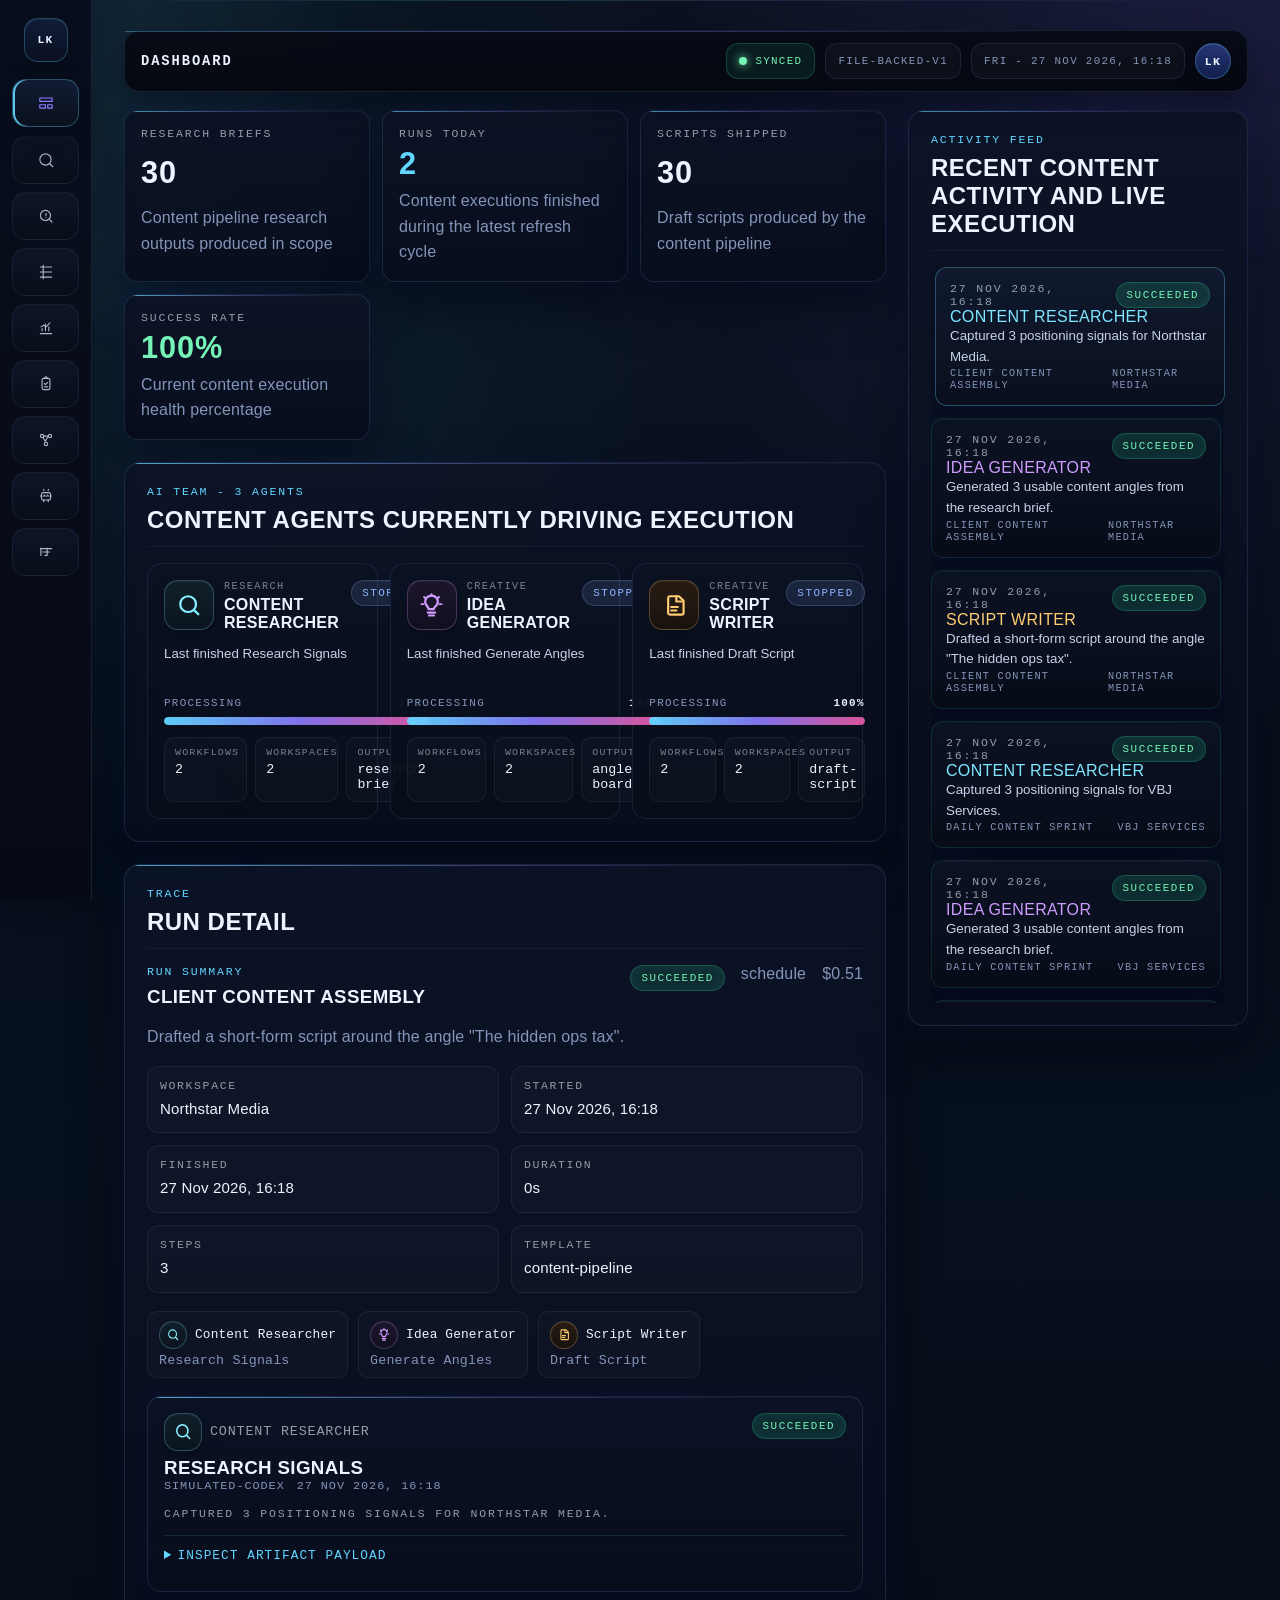
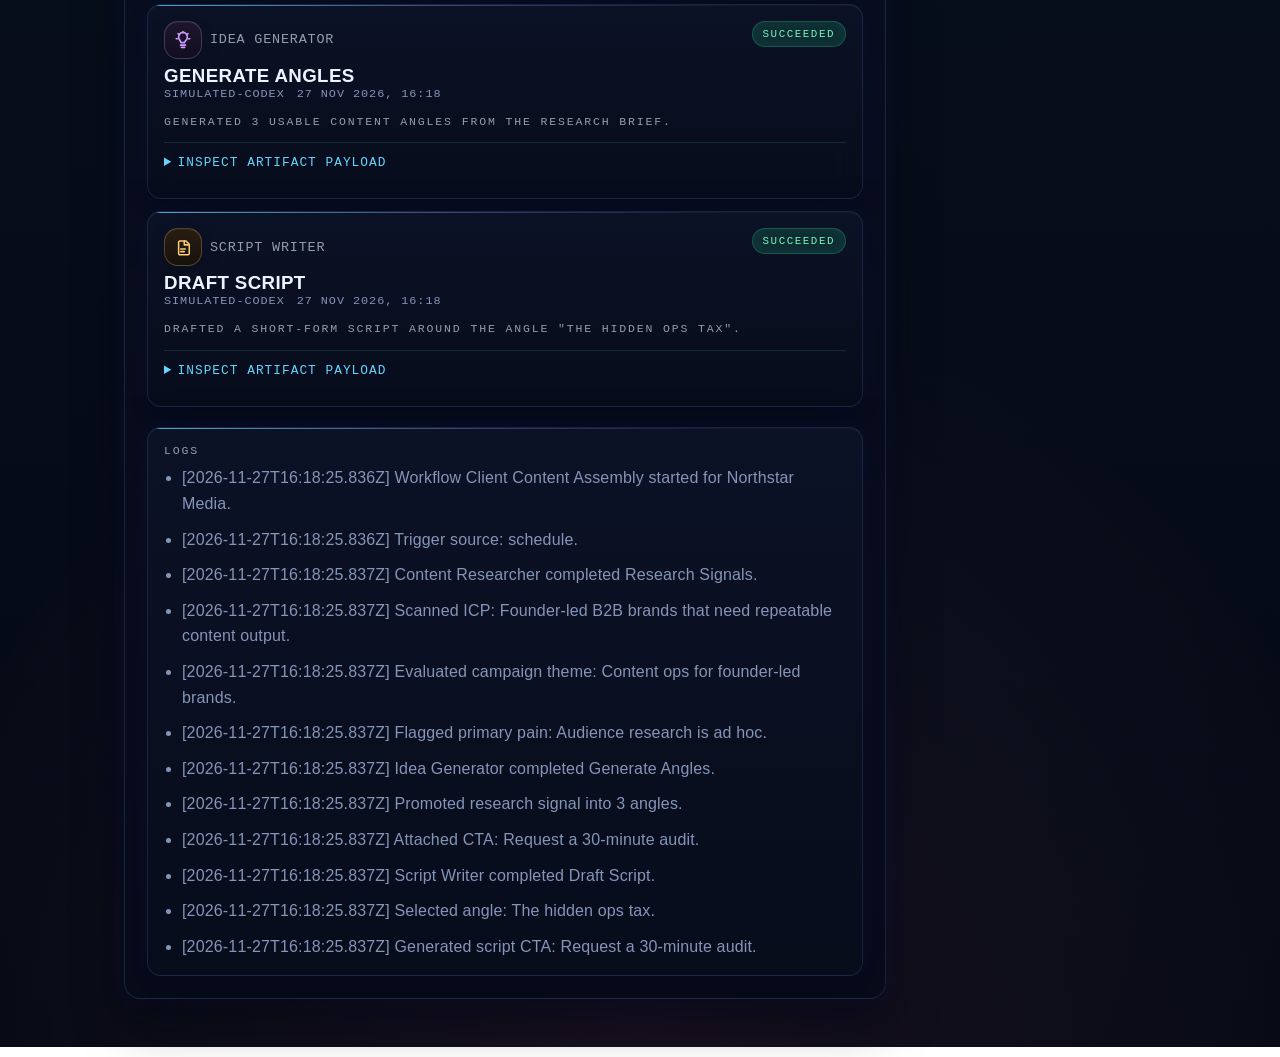
<file: index.html>
<!DOCTYPE html>
<html lang="en">
  <head>
    <meta charset="UTF-8" />
    <meta name="viewport" content="width=device-width, initial-scale=1.0" />
    <title>Agent Orchestrator Dashboard</title>
    <meta http-equiv="refresh" content="0; url=./dashboard/" />
    <script>
      window.location.replace("./dashboard/");
    </script>
    <style>
      :root {
        color-scheme: dark;
      }

      body {
        margin: 0;
        min-height: 100vh;
        display: grid;
        place-items: center;
        background: #040b17;
        color: #ecfeff;
        font: 600 16px/1.5 "Segoe UI", sans-serif;
      }

      a {
        color: #68f0ff;
      }
    </style>
  </head>
  <body>
    <p>Redirecting to the dashboard. <a href="./dashboard/">Open it here</a>.</p>
  </body>
</html>
</file>
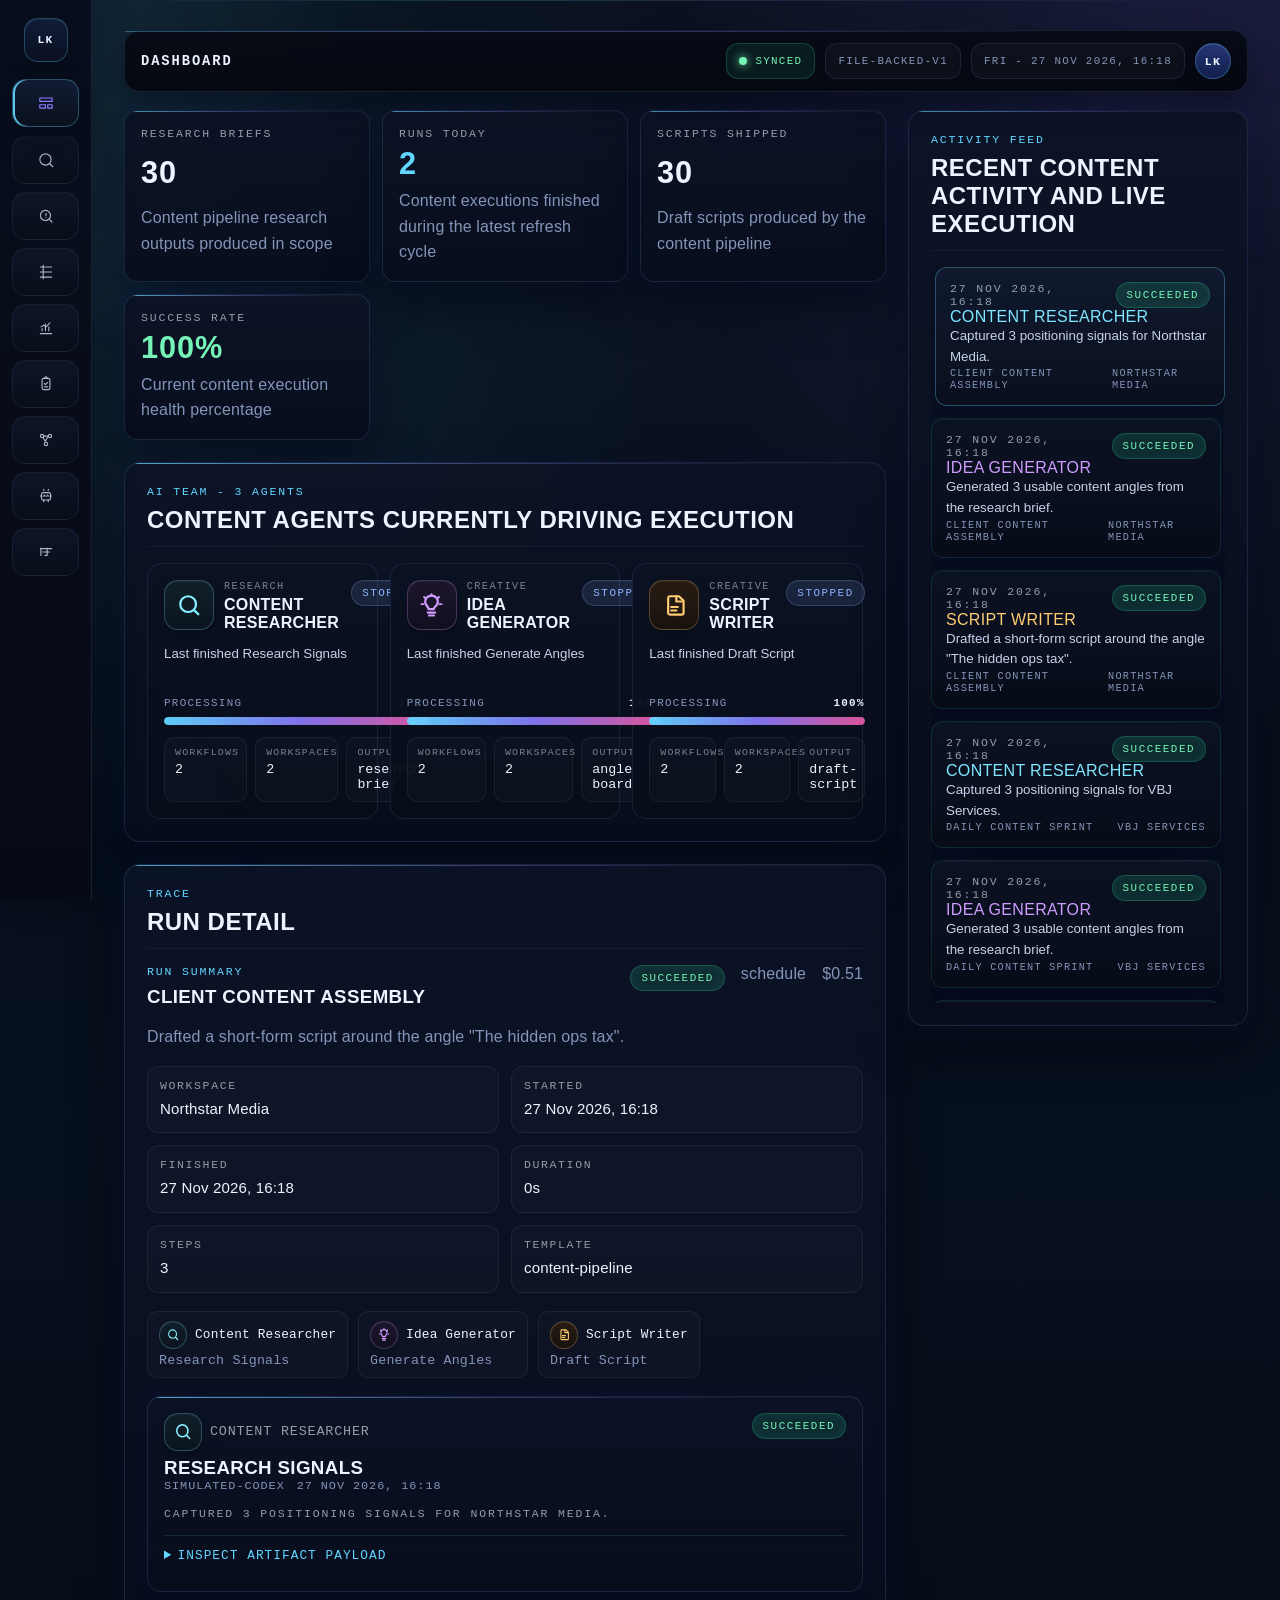
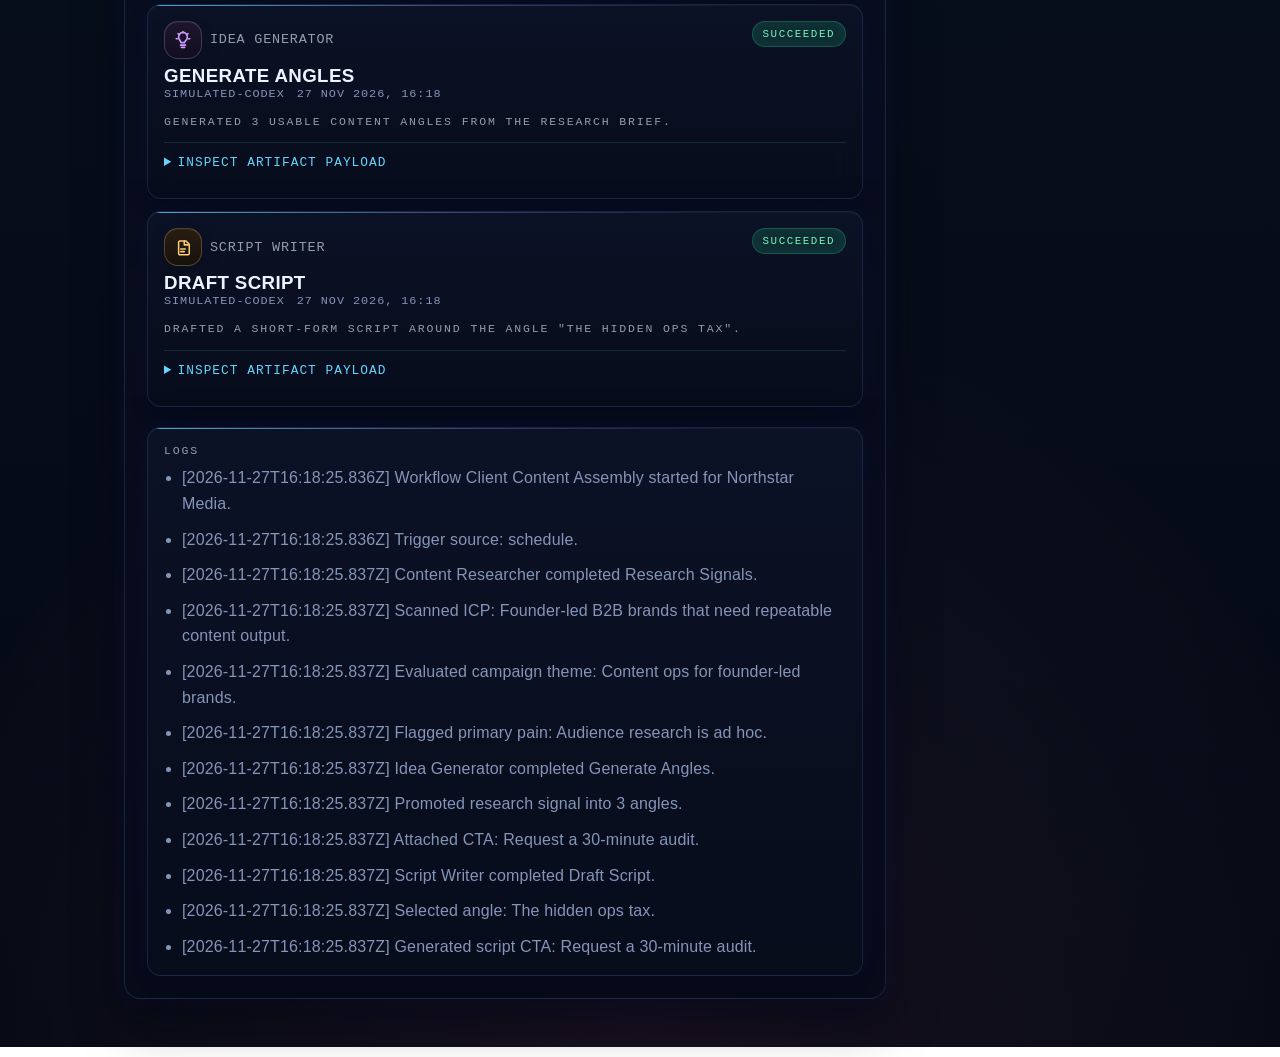
<file: dashboard/index.html>
<!DOCTYPE html>
<html lang="en">
  <head>
    <meta charset="UTF-8" />
    <meta name="viewport" content="width=device-width, initial-scale=1.0" />
    <title>Agent Orchestrator Dashboard</title>
    <link rel="stylesheet" href="./styles.css" />
    <link rel="stylesheet" href="./styles/m1-foundation.css" />
  </head>
  <body>
    <div class="app-shell">
      <div class="sidebar-backdrop" id="sidebar-backdrop" hidden></div>
      <button class="nav-toggle" id="nav-toggle" type="button" aria-controls="sidebar" aria-expanded="false">
        Menu
      </button>

      <aside class="sidebar" id="sidebar">
        <div class="sidebar__top">
          <div class="sidebar__brand" aria-label="Agent Orchestrator">
            <div class="sidebar__brand-mark" aria-hidden="true">LK</div>
            <div class="sidebar__brand-copy">
              <strong>Agent OS</strong>
              <small>Control plane</small>
            </div>
          </div>
          <button class="sidebar__close" id="sidebar-close" type="button" aria-label="Close navigation">
            Close
          </button>
        </div>
        <nav class="sidebar__nav" id="nav-menu" aria-label="Dashboard navigation"></nav>
      </aside>

      <div class="shell">
        <header class="shell-topbar" aria-label="Application status and navigation context">
          <div class="shell-topbar__left">
            <h1 class="shell-topbar__title" id="topbar-view-label">Dashboard</h1>
          </div>

          <div class="shell-topbar__right">
            <div class="shell-topbar__chip shell-topbar__chip--status" id="topbar-status-chip">
              <span class="shell-topbar__dot" aria-hidden="true"></span>
              <span id="topbar-status-label">Synced</span>
            </div>
            <div class="shell-topbar__chip shell-topbar__chip--mode" id="topbar-mode">file-backed-v1</div>
            <div class="shell-topbar__chip shell-topbar__chip--stamp" id="topbar-refresh">SAT 04 APR 2026 - 12:35</div>
            <div class="shell-topbar__operator" id="topbar-operator" aria-label="Current operator">
              <span>LK</span>
            </div>
          </div>
        </header>

        <main class="dashboard">
          <section class="view-stack">
            <section class="view" id="view-dashboard" data-view="dashboard">
              <div class="dashboard-layout">
                <div class="dashboard-main">
                  <section class="metrics" id="metrics"></section>

                  <section class="panel panel--board">
                    <div class="panel__heading">
                      <div>
                        <p class="eyebrow">AI Team <span id="dashboard-ai-team-count"></span></p>
                        <h2>Content agents currently driving execution</h2>
                      </div>
                    </div>
                    <div id="dashboard-ai-team"></div>
                  </section>

                  <section class="panel panel--detail">
                    <div class="panel__heading">
                      <div>
                        <p class="eyebrow">Trace</p>
                        <h2>Run detail</h2>
                      </div>
                    </div>
                    <div id="run-detail"></div>
                  </section>
                </div>

                <aside class="dashboard-rail">
                  <div
                    class="dashboard-rail-resize"
                    id="dashboard-rail-resize"
                    role="separator"
                    aria-label="Resize activity feed"
                    aria-orientation="vertical"
                    aria-valuemin="280"
                    aria-valuemax="520"
                    aria-valuenow="340"
                    tabindex="0"
                  ></div>
                  <section class="panel panel--feed panel--feed-sticky">
                    <div class="panel__heading">
                      <div>
                        <p class="eyebrow">Activity Feed</p>
                        <h2>Recent content activity and live execution</h2>
                      </div>
                    </div>
                    <div class="run-list" id="run-list"></div>
                  </section>
                </aside>
              </div>
            </section>

            <section class="view" id="view-search" data-view="search" hidden>
              <section class="panel">
                <div class="panel__heading">
                  <div>
                    <p class="eyebrow">Search Surface</p>
                    <h2>Search and filter the control plane</h2>
                    <p class="section-note">
                      Search, workspace scope, and status filters live here so the dashboard stays focused on execution.
                    </p>
                  </div>
                </div>
                <div class="search-layout">
                  <div class="search-layout__block">
                    <div id="control-bar"></div>
                  </div>
                  <div class="search-layout__block">
                    <div class="workspace-switcher" id="workspace-switcher"></div>
                  </div>
                </div>
              </section>

              <section class="panel">
                <div class="panel__heading">
                  <div>
                    <p class="eyebrow">Search Summary</p>
                    <h2>Current filtered result scope</h2>
                  </div>
                </div>
                <div id="search-summary"></div>
              </section>
            </section>

            <section class="view" id="view-research" data-view="research" hidden>
              <div class="research-layout">
                <div class="research-main">
                  <section class="panel">
                    <div class="panel__heading">
                      <div>
                        <p class="eyebrow">Content Research</p>
                        <h2>Trending topics and hooks in your current niche</h2>
                        <p class="section-note">
                          This view is derived from the content research and ideation artifacts already produced by the pipeline.
                        </p>
                      </div>
                    </div>
                    <div class="research-table-wrap" id="research-topics"></div>
                  </section>

                  <section class="panel">
                    <div class="panel__heading">
                      <div>
                        <p class="eyebrow">Competitor Pulse</p>
                        <h2>Tracked positioning pressure across visible workspaces</h2>
                      </div>
                    </div>
                    <div class="competitor-grid" id="research-competitors"></div>
                  </section>
                </div>

                <aside class="research-rail">
                  <section class="panel panel--research-idea-bank-sticky">
                    <div class="panel__heading">
                      <div>
                        <p class="eyebrow">Idea Bank</p>
                        <h2>Best hooks currently ready for the pipeline</h2>
                      </div>
                    </div>
                    <div id="research-idea-bank"></div>
                  </section>
                </aside>
              </div>
            </section>

            <section class="view" id="view-pipeline" data-view="pipeline" hidden>
              <section class="panel">
                <div class="panel__heading">
                  <div>
                    <p class="eyebrow">Content Pipeline</p>
                    <h2>Ideas, scripting, and publication roadmap</h2>
                    <p class="section-note">
                      This board auto-advances from runtime state. Ideas and scripted items are real today; later stages stay empty until the runtime actually tracks them.
                    </p>
                  </div>
                </div>
                <div class="pipeline-board" id="pipeline-board"></div>
              </section>
            </section>

            <section class="view" id="view-performance" data-view="performance" hidden>
              <section class="panel">
                <div class="panel__heading">
                  <div>
                    <p class="eyebrow">Analytics</p>
                    <h2>Performance telemetry and KPI intelligence</h2>
                    <p class="section-note">
                      Keep performance and KPI analysis together here. Performance shows content outcomes; KPIs show the broader control-plane picture.
                    </p>
                  </div>
                  <div class="analytics-tabs" id="analytics-tabs" role="tablist" aria-label="Analytics sections">
                    <button class="analytics-tab is-active" type="button" role="tab" aria-selected="true" data-analytics-tab="performance">
                      Performance
                    </button>
                    <button class="analytics-tab" type="button" role="tab" aria-selected="false" data-analytics-tab="kpi">
                      KPIs
                    </button>
                  </div>
                </div>

                <div class="analytics-panel" id="analytics-panel-performance">
                  <div class="performance-layout">
                    <div class="performance-main">
                      <section class="panel panel--nested">
                        <div class="panel__heading">
                          <div>
                            <p class="eyebrow">Content Performance</p>
                            <h2>Instagram, TikTok, and YouTube performance snapshot</h2>
                            <p class="section-note">
                              These metrics are currently simulated from content outputs until real platform telemetry is wired in.
                            </p>
                          </div>
                        </div>
                        <div class="performance-summary" id="performance-summary"></div>
                      </section>

                      <section class="panel panel--nested">
                        <div class="panel__heading">
                          <div>
                            <p class="eyebrow">Recent Posts</p>
                            <h2>Latest content performance across platforms</h2>
                          </div>
                        </div>
                        <div class="performance-table-wrap" id="performance-table"></div>
                      </section>
                    </div>

                    <aside class="performance-rail">
                      <section class="panel panel--nested panel--insights panel--insights-sticky">
                        <div class="panel__heading">
                          <div>
                            <p class="eyebrow">Insights</p>
                            <h2>What performance is signaling</h2>
                          </div>
                        </div>
                        <div id="performance-insights"></div>
                      </section>
                    </aside>
                  </div>
                </div>

                <div class="analytics-panel" id="analytics-panel-kpi" hidden>
                  <div class="kpi-surface" id="kpi-surface"></div>
                </div>
              </section>
            </section>

            <section class="view" id="view-tasks" data-view="tasks" hidden>
              <div class="tasks-layout">
                <div class="tasks-main">
                  <section class="panel">
                    <div class="panel__heading">
                      <div>
                        <p class="eyebrow">Agent Status</p>
                        <h2>Active workload and next-up queue per agent</h2>
                        <p class="section-note">
                          Queue order is derived from enabled workflow step order and current runtime state, not fake manual planning.
                        </p>
                      </div>
                    </div>
                    <div class="task-agent-grid" id="task-agent-grid"></div>
                  </section>

                  <section class="panel">
                    <div class="panel__heading">
                      <div>
                        <p class="eyebrow">Task Queue</p>
                        <h2>Prioritized task list for upcoming execution</h2>
                      </div>
                    </div>
                    <div class="task-queue-wrap" id="task-queue"></div>
                  </section>
                </div>

                <aside class="tasks-rail">
                  <section class="panel panel--tasks-activity panel--tasks-activity-sticky">
                    <div class="panel__heading">
                      <div>
                        <p class="eyebrow">Live Activity</p>
                        <h2>Recent agent execution events</h2>
                      </div>
                    </div>
                    <div id="task-activity"></div>
                  </section>
                </aside>
              </div>
            </section>

            <section class="view" id="view-workflows" data-view="workflows" hidden>
              <section class="panel panel--scope">
                <div id="workflow-scope"></div>
              </section>

              <section class="panel">
                <div class="panel__heading">
                  <div>
                    <p class="eyebrow">Workflow Templates</p>
                    <h2>Platform-built workflow types</h2>
                  </div>
                </div>
                <div class="catalog-grid" id="workflow-template-grid"></div>
              </section>

              <section class="panel">
                <div class="panel__heading">
                  <div>
                    <p class="eyebrow">Workflow Instances</p>
                    <h2>Workspace-scoped executable workflows</h2>
                    <p class="section-note">
                      Workflow cards stay minimal here. Open one to inspect its steps, routing, and attached agents.
                    </p>
                  </div>
                </div>
                <div class="launch-surface">
                  <div class="workflow-grid" id="workflow-grid"></div>
                </div>
              </section>
            </section>

            <section class="view" id="view-agents" data-view="agents" hidden>
              <section class="panel panel--scope">
                <div id="agent-scope"></div>
              </section>

              <section class="panel">
                <div class="panel__heading">
                  <div>
                    <p class="eyebrow">Agent Templates</p>
                    <h2>Platform-built agent definitions</h2>
                  </div>
                </div>
                <div class="catalog-grid" id="agent-template-grid"></div>
              </section>

              <section class="panel">
                <div class="panel__heading">
                  <div>
                    <p class="eyebrow">Agent Instances</p>
                    <h2>Workspace-scoped active agents</h2>
                    <p class="section-note">
                      Agent instances are derived from workflow attachment. Open an instance to inspect its latest activity and artifact.
                    </p>
                  </div>
                </div>
                <div class="instance-grid" id="agent-instance-grid"></div>
              </section>
            </section>

            <section class="view" id="view-orchestrators" data-view="orchestrators" hidden>
              <section class="panel panel--scope">
                <div id="orchestrator-scope"></div>
              </section>

              <section class="panel">
                <div class="panel__heading">
                  <div>
                    <p class="eyebrow">Orchestrator Surfaces</p>
                    <h2>Trigger and runtime routes</h2>
                  </div>
                </div>
                <div class="orchestrator-grid" id="orchestrator-grid"></div>
              </section>

              <section class="panel">
                <div class="panel__heading">
                  <div>
                    <p class="eyebrow">Setup Model</p>
                    <h2>How configuration should work</h2>
                  </div>
                </div>
                <div id="orchestrator-setup"></div>
              </section>
            </section>
          </section>
        </main>
      </div>
    </div>

    <div class="workflow-modal" id="workflow-modal" hidden>
      <div class="workflow-modal__backdrop" data-close-workflow-modal></div>
      <div class="workflow-modal__dialog" role="dialog" aria-modal="true" aria-labelledby="workflow-modal-title">
        <button class="workflow-modal__close" type="button" aria-label="Close workflow popup" data-close-workflow-modal>
          Close
        </button>
        <div id="workflow-modal-content"></div>
      </div>
    </div>

    <div class="agent-modal" id="agent-modal" hidden>
      <div class="agent-modal__backdrop" data-close-agent-modal></div>
      <div class="agent-modal__dialog" role="dialog" aria-modal="true" aria-labelledby="agent-modal-title">
        <button class="agent-modal__close" type="button" aria-label="Close agent popup" data-close-agent-modal>
          Close
        </button>
        <div id="agent-modal-content"></div>
      </div>
    </div>

    <script src="./data/state.js"></script>
    <script type="module" src="./app.js"></script>
  </body>
</html>
</file>
<file: dashboard/styles.css>
@import "./styles/base.css";
@import "./styles/shared.css";
@import "./styles/dashboard.css";
@import "./styles/kpi.css";
@import "./styles/content.css";
@import "./styles/research.css";
@import "./styles/tasks.css";
@import "./styles/platform.css";
@import "./styles/runs.css";
@import "./styles/responsive.css";
</file>
